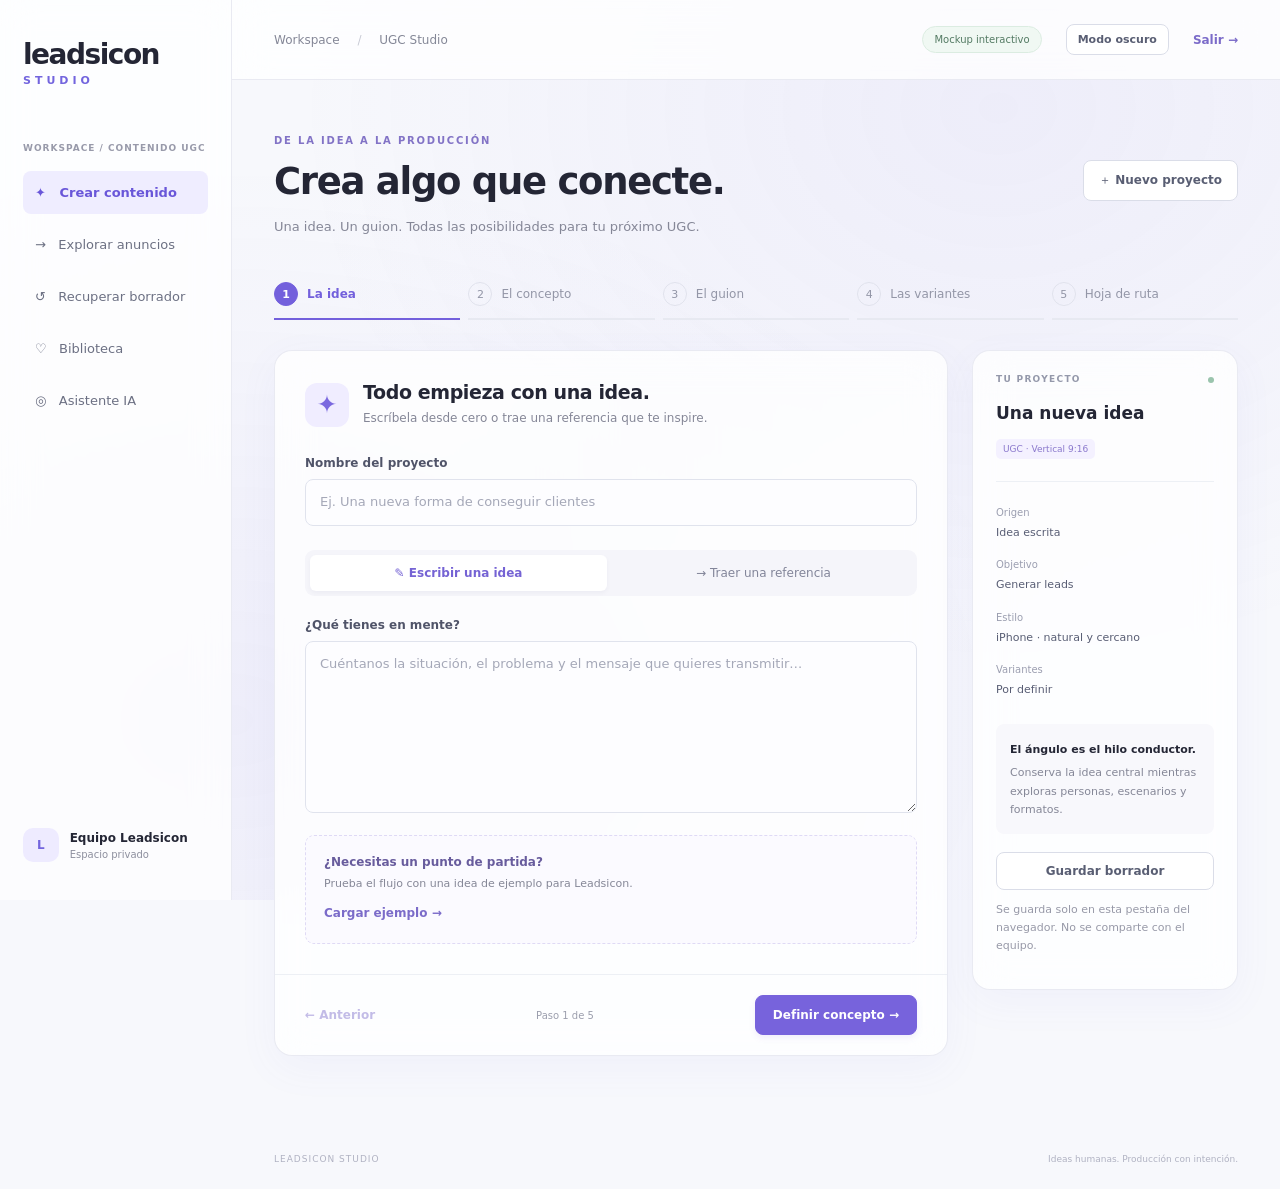
<file: templates/studio.html>
<!doctype html>
<html lang="es">
<head><meta charset="utf-8"><meta name="viewport" content="width=device-width, initial-scale=1"><script src="/static/theme.js"></script><title>UGC Studio · Leadsicon</title><link rel="stylesheet" href="/static/studio.css"><script src="/static/studio.js" defer></script><link rel="stylesheet" href="/static/theme.css"><link rel="stylesheet" href="/static/glass.css"><script src="/static/workspace.js" defer></script></head>
<body>
<aside class="sidebar"><a class="logo" href="/">leadsicon<span>studio</span></a><span class="workspace">WORKSPACE / CONTENIDO UGC</span><nav aria-label="Estudio"><a class="nav-active" href="/">✦ &nbsp; Crear contenido</a><a href="/ads">→ &nbsp; Explorar anuncios</a><button id="load-draft">↺ &nbsp; Recuperar borrador</button><a href="/library">♡ &nbsp; Biblioteca</a><a href="/chat">◎ &nbsp; Asistente IA</a></nav><div class="sidebar-bottom"><span class="avatar">L</span><div><strong>Equipo Leadsicon</strong><small>Espacio privado</small></div></div></aside>
<div class="workspace-body"><header class="topbar"><span>Workspace <span class="divider">/</span> UGC Studio</span><div><span class="prototype">Mockup interactivo</span><button type="button" class="theme-toggle" data-theme-toggle>Modo oscuro</button><form action="/logout" method="post"><input type="hidden" name="csrf" value="{{ session.csrf }}"><button class="text-button">Salir →</button></form></div></header>
<main><div class="page-heading"><div><p class="eyebrow">DE LA IDEA A LA PRODUCCIÓN</p><h1>Crea algo que conecte.</h1><p>Una idea. Un guion. Todas las posibilidades para tu próximo UGC.</p></div><button id="new-project" class="outline">＋ Nuevo proyecto</button></div>
<ol class="stepper" aria-label="Etapas del proyecto"><li><button data-step="0"><span>1</span>La idea</button></li><li><button data-step="1"><span>2</span>El concepto</button></li><li><button data-step="2"><span>3</span>El guion</button></li><li><button data-step="3"><span>4</span>Las variantes</button></li><li><button data-step="4"><span>5</span>Hoja de ruta</button></li></ol>
<div class="studio-grid"><div class="editor">
<section data-panel="0"><div class="section-heading"><span class="icon">✦</span><div><h2>Todo empieza con una idea.</h2><p>Escríbela desde cero o trae una referencia que te inspire.</p></div></div><label for="project-name">Nombre del proyecto</label><input id="project-name" placeholder="Ej. Una nueva forma de conseguir clientes" maxlength="120"><div class="source-tabs" role="group" aria-label="Origen de la idea"><button data-source="write" aria-pressed="true">✎ Escribir una idea</button><button data-source="reference" aria-pressed="false">→ Traer una referencia</button></div><div id="reference-fields" hidden><label for="reference-url">Enlace del video o anuncio</label><input id="reference-url" type="url" placeholder="https://…"><p class="hint">La transcripción contextual se conectará en la siguiente etapa. Por ahora, pega el contenido del video debajo.</p></div><label for="idea" id="idea-label">¿Qué tienes en mente?</label><textarea id="idea" rows="7" placeholder="Cuéntanos la situación, el problema y el mensaje que quieres transmitir…"></textarea><div class="example"><strong>¿Necesitas un punto de partida?</strong><p>Prueba el flujo con una idea de ejemplo para Leadsicon.</p><button id="example" class="text-button">Cargar ejemplo →</button></div></section>
<section data-panel="1" hidden><div class="section-heading"><span class="icon">◎</span><div><h2>Primero, entendamos el concepto.</h2><p>Define el ángulo antes de escribir el guion.</p></div></div><label for="angle">Ángulo / mensaje central</label><textarea id="angle" rows="3" placeholder="¿Qué debe entender o sentir quien vea el video?"></textarea><div class="field-grid"><div><label for="audience">¿A quién le hablamos?</label><input id="audience" placeholder="Ej. Dueños de negocios de servicios"></div><div><label for="goal">Objetivo</label><select id="goal"><option>Generar leads</option><option>Dar a conocer la marca</option><option>Explicar el producto</option><option>Convertir ventas</option></select></div></div><label for="treatment">¿Cómo trabajamos esta idea?</label><select id="treatment"><option value="update">Adaptar y mejorar</option><option value="exact">Conservar exactamente</option></select><div id="change-fields" class="field-grid"><div><label for="keep">Lo que queremos conservar</label><textarea id="keep" rows="4" placeholder="El hook, la emoción, una frase…"></textarea></div><div><label for="avoid">Lo que queremos cambiar</label><textarea id="avoid" rows="4" placeholder="El tono, el contexto, las promesas…"></textarea></div></div><label for="cta">Llamada a la acción</label><input id="cta" placeholder="Ej. Agenda una llamada con Leadsicon"></section>
<section data-panel="2" hidden><div class="section-heading"><span class="icon">≋</span><div><h2>Dale forma a la historia.</h2><p>Edita el guion y las indicaciones visuales, sin perder el ángulo.</p></div></div><div class="notice">Editor manual del mockup. La redacción, el chat de cambios y la revisión de viralidad con IA todavía no están conectados.</div><label for="hook">Hook · los primeros segundos</label><textarea id="hook" rows="2" placeholder="Una apertura que capture la atención"></textarea><label for="script">Desarrollo del guion</label><textarea id="script" rows="7" placeholder="Problema → historia → solución → resultado"></textarea><label for="visual">Contexto visual / dirección</label><textarea id="visual" rows="3" placeholder="Dónde ocurre, qué se ve y cómo se cuenta"></textarea><div class="field-grid"><div><label for="style">Estilo de grabación</label><select id="style"><option>iPhone · natural y cercano</option><option>Selfie · hablando a cámara</option><option>Demostración de producto</option><option>Voz en off + escenas</option></select></div><div><label for="duration">Duración estimada</label><select id="duration"><option>30 segundos</option><option>15 segundos</option><option>45 segundos</option><option>60 segundos</option></select></div></div></section>
<section data-panel="3" hidden><div class="section-heading"><span class="icon">⊞</span><div><h2>Una idea, distintas versiones.</h2><p>Define exactamente qué cambia y qué permanece.</p></div></div><div class="notice">Cada línea representa una opción. Combinaremos todas las opciones para crear la hoja de ruta, hasta 100 variantes.</div><label for="people">Personas / perfiles</label><textarea id="people" rows="3" placeholder="Dueña de negocio, 35 años&#10;Emprendedor, 28 años"></textarea><div class="field-grid"><div><label for="locations">Locaciones</label><textarea id="locations" rows="3" placeholder="Oficina&#10;En casa"></textarea></div><div><label for="formats">Formatos / vehículos narrativos</label><textarea id="formats" rows="3" placeholder="Testimonio selfie&#10;Antes y después"></textarea></div></div><p class="hint">Puedes detallar edad, género y apariencia en los perfiles cuando sean relevantes. La hoja de ruta necesita personas, locaciones y formatos definidos; no inventará los datos que falten.</p><div class="variant-total"><span>Versiones a preparar</span><strong id="variant-count">0</strong></div></section>
<section data-panel="4" hidden><div class="section-heading"><span class="icon">→</span><div><h2>Tu hoja de ruta de producción.</h2><p>El brief y cada variante, listos para compartir con el equipo.</p></div></div><div id="roadmap-brief" class="brief"></div><div class="table-scroll"><table><thead><tr><th>Versión</th><th>Persona</th><th>Locación</th><th>Formato</th><th>Estado</th></tr></thead><tbody id="roadmap-rows"></tbody></table></div><p class="hint">Planificación únicamente: todavía no se generan videos ni se envían tareas al equipo.</p><button id="export" class="primary">↓ Exportar brief y variantes</button></section>
<div class="editor-footer"><button id="back" class="text-button">← Anterior</button><span id="step-caption">Paso 1 de 5</span><button id="next" class="primary">Definir concepto →</button></div>
</div><aside class="project-summary"><div class="summary-label">TU PROYECTO <span class="dot"></span></div><h3 id="summary-title">Una nueva idea</h3><span class="tag">UGC · Vertical 9:16</span><hr><dl><dt>Origen</dt><dd id="summary-source">Idea escrita</dd><dt>Objetivo</dt><dd id="summary-goal">Generar leads</dd><dt>Estilo</dt><dd id="summary-style">iPhone · natural y cercano</dd><dt>Variantes</dt><dd id="summary-variants">Por definir</dd></dl><div class="summary-note"><strong>El ángulo es el hilo conductor.</strong><p>Conserva la idea central mientras exploras personas, escenarios y formatos.</p></div><button id="save-draft" class="outline full">Guardar borrador</button><p class="hint">Se guarda solo en esta pestaña del navegador. No se comparte con el equipo.</p></aside></div><p id="feedback" role="status" aria-live="polite"></p>
</main><footer class="page-footer">LEADSICON STUDIO <span>Ideas humanas. Producción con intención.</span></footer></div>
</body></html>
</file>
<file: static/studio.css>
:root{font-family:Inter,ui-sans-serif,system-ui,-apple-system,sans-serif;color:#242635;background:#f7f8fc;font-synthesis:none}*{box-sizing:border-box}body{margin:0}button,input,select,textarea{font:inherit}button,a,input,select,textarea{-webkit-tap-highlight-color:transparent}button{cursor:pointer}a{color:inherit;text-decoration:none}[hidden]{display:none!important}.sidebar{width:232px;position:fixed;inset:0 auto 0 0;background:#fff;border-right:1px solid #e8eaf1;padding:38px 23px;display:flex;flex-direction:column}.logo{font-size:28px;font-weight:850;letter-spacing:-1.5px}.logo span{display:block;color:#7365de;font-size:11px;text-transform:uppercase;letter-spacing:4px;margin-top:3px}.workspace{font-size:9px;font-weight:700;letter-spacing:1px;color:#989aaa;margin:56px 0 18px}nav{display:grid;gap:9px}nav a,nav button{text-align:left;font-size:13px;padding:14px 12px;border-radius:8px;border:0;background:transparent;color:#6c7083}.nav-active{background:#efedff;color:#6956d9;font-weight:650}.sidebar-bottom{display:flex;gap:11px;align-items:center;margin-top:auto;font-size:12px}.sidebar-bottom small{display:block;color:#8c8e9d;margin-top:4px}.avatar{background:#eeebff;color:#7365de;border-radius:10px;padding:10px 14px;font-weight:700}.workspace-body{margin-left:232px}.topbar{height:80px;border-bottom:1px solid #e8eaf1;background:#fff;display:flex;align-items:center;justify-content:space-between;padding:0 42px;font-size:12px;color:#848797}.topbar>div{display:flex;align-items:center;gap:24px}.topbar form{margin:0}.divider{margin:0 14px;color:#c8cad5}.prototype{background:#f0f8f3;color:#537a63;font-size:10px;border:1px solid #dbece1;padding:7px 11px;border-radius:20px}main{max-width:1280px;margin:auto;padding:42px}.page-heading{display:flex;align-items:center;justify-content:space-between;gap:20px;margin-bottom:32px}.eyebrow{font-size:10px;font-weight:700;color:#8273c6;letter-spacing:1.8px}h1{font-size:clamp(26px,3vw,37px);letter-spacing:-1.3px;margin:12px 0}p{color:#858797;font-size:13px;line-height:1.7}.page-heading p:last-child{margin:0}.outline{border:1px solid #dadde8;background:#fff;color:#595e73;border-radius:8px;padding:11px 15px;font-size:12px;font-weight:600}.stepper{padding:0;display:flex;list-style:none;margin:0 0 30px;gap:8px}.stepper li{flex:1}.stepper button{border:0;background:transparent;color:#9396a7;font-size:12px;width:100%;text-align:left;padding:12px 0;border-bottom:2px solid #e7e9f1;display:flex;align-items:center;gap:9px}.stepper span{display:grid;place-items:center;width:24px;height:24px;border:1px solid #e0e2ec;border-radius:50%;font-size:11px}.stepper .active{color:#7360dc;font-weight:650;border-color:#7360dc}.stepper .active span{color:#fff;background:#7360dc;border-color:#7360dc}.stepper .done{color:#514778}.studio-grid{display:grid;grid-template-columns:minmax(0,1fr) 266px;gap:24px;align-items:start}.editor,.project-summary{background:#fff;border:1px solid #e5e7f0;border-radius:14px;box-shadow:0 3px 12px #23254c03}.editor section{padding:30px}.section-heading{display:flex;align-items:center;gap:14px;margin-bottom:28px}.icon{width:44px;height:44px;flex-shrink:0;background:#f0edff;color:#7a68df;border-radius:12px;display:grid;place-items:center;font-size:25px}h2{font-size:19px;letter-spacing:-.4px;margin:0 0 5px}.section-heading p{margin:0;font-size:12px}label{display:block;font-size:12px;font-weight:600;color:#505469;margin:22px 0 9px}input,textarea,select{width:100%;border:1px solid #e0e3ed;border-radius:8px;padding:12px 14px;background:#fdfdff;color:#383c52;font-size:13px;line-height:1.6}textarea{resize:vertical}::placeholder{color:#a5a8b8}input:focus,textarea:focus,select:focus{outline:2px solid #ddd5ff;border-color:#8a77e1}button:focus-visible,a:focus-visible{outline:2px solid #8a77e1;outline-offset:4px}.source-tabs{display:flex;gap:8px;margin:24px 0 4px;padding:5px;background:#f5f5fa;border-radius:9px}.source-tabs button{flex:1;padding:11px 8px;font-size:12px;color:#828599;border:0;background:transparent;border-radius:6px}.source-tabs [aria-pressed=true]{background:#fff;color:#7563d4;box-shadow:0 2px 5px #24204e0a;font-weight:600}.hint{font-size:11px;line-height:1.65;color:#9799a8}.example{border:1px dashed #dfdaf5;background:#fbfaff;border-radius:9px;padding:15px 18px;margin-top:18px}.example strong{font-size:12px;color:#685c9d}.example p{font-size:11px;margin:5px 0}.text-button{border:0;background:transparent;font-size:12px;color:#7b6bc9;padding:8px 0;font-weight:600}.editor-footer{border-top:1px solid #edf0f5;padding:20px 30px;display:flex;align-items:center;justify-content:space-between;gap:10px}.editor-footer span{font-size:10px;color:#9b9ead}.primary{background:#7763dc;border:1px solid #7763dc;color:#fff;padding:12px 17px;border-radius:8px;font-size:12px;font-weight:600;box-shadow:0 3px 6px #7763dc1a}.primary:hover{background:#6652c9}.project-summary{padding:23px}.summary-label{font-size:9px;letter-spacing:1.3px;color:#9498aa;font-weight:650;display:flex;justify-content:space-between}.dot{width:6px;height:6px;border-radius:50%;background:#9ac4ad;margin-top:3px}h3{font-size:17px;line-height:1.5;margin:17px 0 10px;overflow-wrap:anywhere}.tag{font-size:9px;color:#8a78cc;background:#f4f1ff;border-radius:5px;padding:5px 7px}hr{border:0;border-top:1px solid #edf0f5;margin:25px 0}dl{margin:0}dt{font-size:10px;color:#9b9eb0;margin:18px 0 6px}dd{font-size:11px;color:#585d74;margin:0;line-height:1.6}.summary-note{background:#f8f8fc;padding:14px;border-radius:8px;margin:25px 0 18px}.summary-note strong{font-size:11px;font-weight:600}.summary-note p{font-size:11px;margin:7px 0 0}.full{width:100%}.field-grid{display:grid;grid-template-columns:1fr 1fr;gap:16px}.notice{font-size:12px;line-height:1.7;background:#f7f5ff;border-left:3px solid #c7bdf2;padding:12px 15px;color:#81769f}.variant-total{background:#f6f4ff;border-radius:9px;padding:17px 20px;display:flex;justify-content:space-between;align-items:center;color:#7661c7;font-size:12px;margin-top:20px}.variant-total strong{font-size:25px}.table-scroll{overflow:auto}table{width:100%;border-collapse:collapse;font-size:11px;margin:24px 0}th{text-align:left;color:#9699a9;font-size:10px;font-weight:600}td,th{border-bottom:1px solid #edf0f5;padding:13px 10px;vertical-align:top}td{line-height:1.7;overflow-wrap:anywhere}.brief p{color:#606579;white-space:pre-wrap;overflow-wrap:anywhere}.brief strong{color:#393f56}.brief h3{font-size:20px}.page-footer{margin:10px 42px 25px;display:flex;justify-content:space-between;font-size:9px;letter-spacing:1px;color:#b0b2c2}.page-footer span{letter-spacing:0}#feedback{min-height:20px;color:#7866c0}button:disabled{opacity:.45;cursor:default}@media(min-width:1600px){main{padding-top:60px}}@media(max-width:1100px){.sidebar{width:195px;padding:30px 17px}.workspace-body{margin-left:195px}main{padding:28px}.topbar{padding:0 28px}.studio-grid{grid-template-columns:minmax(0,1fr) 220px;gap:16px}.editor section{padding:24px}.project-summary{padding:18px}.stepper button{font-size:10px}}@media(max-width:800px){.sidebar{position:static;width:auto;padding:15px 22px;border-bottom:1px solid #e8eaf1;flex-direction:row;justify-content:space-between;align-items:center}.logo{font-size:23px}.logo span{font-size:8px}.workspace,.sidebar-bottom{display:none}nav{display:flex}nav a,nav button{font-size:10px;padding:9px}.workspace-body{margin-left:0}.topbar{height:60px;padding:0 22px}.studio-grid{grid-template-columns:1fr}.project-summary{order:2}.page-heading{align-items:flex-start}.page-heading .outline{white-space:nowrap}.stepper button{display:grid;text-align:center;justify-items:center;gap:7px}main{padding:25px 18px}.field-grid{grid-template-columns:1fr}.page-footer{margin:20px}.page-footer span{display:none}}@media(max-width:480px){nav a:first-child{display:none}nav button{font-size:9px}.topbar>span{font-size:10px}.prototype{font-size:8px}.topbar>div{gap:10px}.page-heading{display:block}.page-heading .outline{margin-top:18px}.editor section{padding:20px}.editor-footer{padding:18px}.section-heading{align-items:flex-start}h2{font-size:17px}.source-tabs button{font-size:11px}}
</file>
<file: static/theme.css>
:root[data-theme="light"]{color-scheme:light}
.theme-toggle{border:1px solid #dadde8;background:#fff;color:#595e73;border-radius:8px;padding:8px 11px;font-size:11px;font-weight:600;white-space:nowrap;cursor:pointer}
:root[data-theme="dark"]{color-scheme:dark;background:#11131c;color:#e5e7f1}
[data-theme="dark"] .sidebar,[data-theme="dark"] .topbar,[data-theme="dark"] .editor,[data-theme="dark"] .project-summary{background:#1b1e2b;border-color:#303448}
[data-theme="dark"] .sidebar,[data-theme="dark"] .topbar{border-color:#303448}
[data-theme="dark"] .logo{color:#f0f1fa}
[data-theme="dark"] .logo span,[data-theme="dark"] .eyebrow,[data-theme="dark"] .text-button,[data-theme="dark"] #feedback{color:#b7a8ff}
[data-theme="dark"] p,[data-theme="dark"] nav a,[data-theme="dark"] nav button,[data-theme="dark"] dd,[data-theme="dark"] .topbar{color:#b3b8ce}
[data-theme="dark"] .hint,[data-theme="dark"] dt,[data-theme="dark"] .summary-label,[data-theme="dark"] .workspace,[data-theme="dark"] .sidebar-bottom small,[data-theme="dark"] .page-footer,[data-theme="dark"] .editor-footer span{color:#a0a7c0}
[data-theme="dark"] nav .nav-active,[data-theme="dark"] .icon,[data-theme="dark"] .avatar,[data-theme="dark"] .tag{background:#322b50;color:#c3b6ff}
[data-theme="dark"] input,[data-theme="dark"] textarea,[data-theme="dark"] select{background:#141722;border-color:#3a4058;color:#e1e4f2}
[data-theme="dark"] ::placeholder{color:#929bb6}
[data-theme="dark"] label{color:#c5cbe1}
[data-theme="dark"] .outline,[data-theme="dark"] .theme-toggle{background:#222638;border-color:#424961;color:#d4daec}
[data-theme="dark"] .primary{background:#8974ee;border-color:#8974ee;color:#fff}
[data-theme="dark"] .primary:hover{background:#7560d7}
[data-theme="dark"] .source-tabs,[data-theme="dark"] .summary-note,[data-theme="dark"] .results-status{background:#232738;border-color:#363c53}
[data-theme="dark"] .source-tabs button{color:#b3b8ce}
[data-theme="dark"] .source-tabs [aria-pressed="true"]{background:#383050;color:#d2c7ff}
[data-theme="dark"] .example,[data-theme="dark"] .notice,[data-theme="dark"] .variant-total{background:#27233d;border-color:#52466f;color:#c4b7ed}
[data-theme="dark"] .example strong{color:#c8bafa}
[data-theme="dark"] .prototype{background:#213b30;border-color:#365244;color:#a4d6b9}
[data-theme="dark"] hr,[data-theme="dark"] .editor-footer,[data-theme="dark"] td,[data-theme="dark"] th{border-color:#353a50}
[data-theme="dark"] th,[data-theme="dark"] .stepper button{color:#a5acc3}
[data-theme="dark"] .stepper button{border-color:#34394d}
[data-theme="dark"] .stepper span{border-color:#454c67}
[data-theme="dark"] .stepper .active{color:#c4b5ff;border-color:#a18af4}
[data-theme="dark"] .stepper .active span{background:#8974ee;color:#fff;border-color:#8974ee}
[data-theme="dark"] .stepper .done{color:#c4b5e7}
[data-theme="dark"] .brief p,[data-theme="dark"] #results,[data-theme="dark"] .results-status p{color:#bec5de}
[data-theme="dark"] .brief strong{color:#e7eaf5}
.login-page .theme-toggle{margin:0 0 24px}
[data-theme="light"]:has(.login-page){background:#f7f8fc;color:#242635}
[data-theme="light"] .login-page p{color:#70758a}
[data-theme="light"] .login-page .brand{color:#7863d0}
[data-theme="light"] .login-page input{background:#fff;border-color:#dadde8;color:#242635}
[data-theme="light"] .login-page form button{background:#7763dc;color:#fff}
[data-theme="dark"] .login-page form button{background:#8974ee;color:#fff}
@media(max-width:600px){.topbar{height:auto;min-height:70px;padding-top:12px;padding-bottom:12px;gap:12px;flex-wrap:wrap}.topbar>div{gap:12px}.theme-toggle{font-size:10px;padding:8px}.ads-page .topbar>span{max-width:none}}
@media(max-width:800px){.sidebar .logo{flex-shrink:0}.sidebar nav{min-width:0;flex-wrap:wrap;justify-content:flex-end}}
</file>
<file: static/glass.css>
/* Original lavender/white palette, with translucent surfaces in both themes. */
:root{--glass-surface:rgba(255,255,255,.78);--glass-line:rgba(229,231,240,.85);--glass-shadow:0 12px 40px rgba(115,101,222,.055);--glass-glow:rgba(119,99,220,.07)}
:root[data-theme=dark]{--glass-surface:rgba(27,30,43,.82);--glass-line:rgba(66,73,97,.72);--glass-shadow:0 16px 44px rgba(0,0,0,.18);--glass-glow:rgba(137,116,238,.1)}
body{isolation:isolate}body::before{content:"";position:fixed;inset:0;z-index:-1;pointer-events:none;background:radial-gradient(ellipse at 78% 12%,var(--glass-glow),transparent 50%),radial-gradient(ellipse at 18% 80%,var(--glass-glow),transparent 55%)}
.sidebar,.topbar,.editor,.project-summary,.ad-card,[data-theme=dark] .sidebar,[data-theme=dark] .topbar,[data-theme=dark] .editor,[data-theme=dark] .project-summary,[data-theme=dark] .ad-card{background:var(--glass-surface);border-color:var(--glass-line);backdrop-filter:blur(18px);-webkit-backdrop-filter:blur(18px)}
.sidebar{z-index:10}.topbar{position:relative;z-index:5}.editor,.project-summary,.ad-card{box-shadow:var(--glass-shadow);border-radius:18px}
.outline,.primary,.theme-toggle,nav a,nav button,.source-tabs button{transition:background .18s ease,box-shadow .18s ease,transform .18s ease,border-color .18s ease}
.outline:hover,.theme-toggle:hover{border-color:#a18af4;box-shadow:0 4px 16px var(--glass-glow)}.primary:hover{box-shadow:0 6px 20px rgba(119,99,220,.2);transform:translateY(-1px)}button:active{transform:translateY(1px)}
nav a:hover{background:var(--glass-glow)}input,textarea,select{transition:border-color .18s ease,box-shadow .18s ease}input:focus,textarea:focus,select:focus{box-shadow:0 0 0 4px var(--glass-glow)}
.page-heading h1{line-height:1.16}.editor section{animation:glass-appear .32s ease both}.ad-card{animation:glass-appear .3s ease both}.ad-card:nth-child(2n){animation-delay:.04s}.ad-card:nth-child(3n){animation-delay:.08s}
@keyframes glass-appear{from{opacity:0;transform:translateY(7px)}to{opacity:1;transform:translateY(0)}}
@media(prefers-reduced-motion:reduce){*,*::before,*::after{animation:none!important;transition:none!important;scroll-behavior:auto!important}}
</file>
